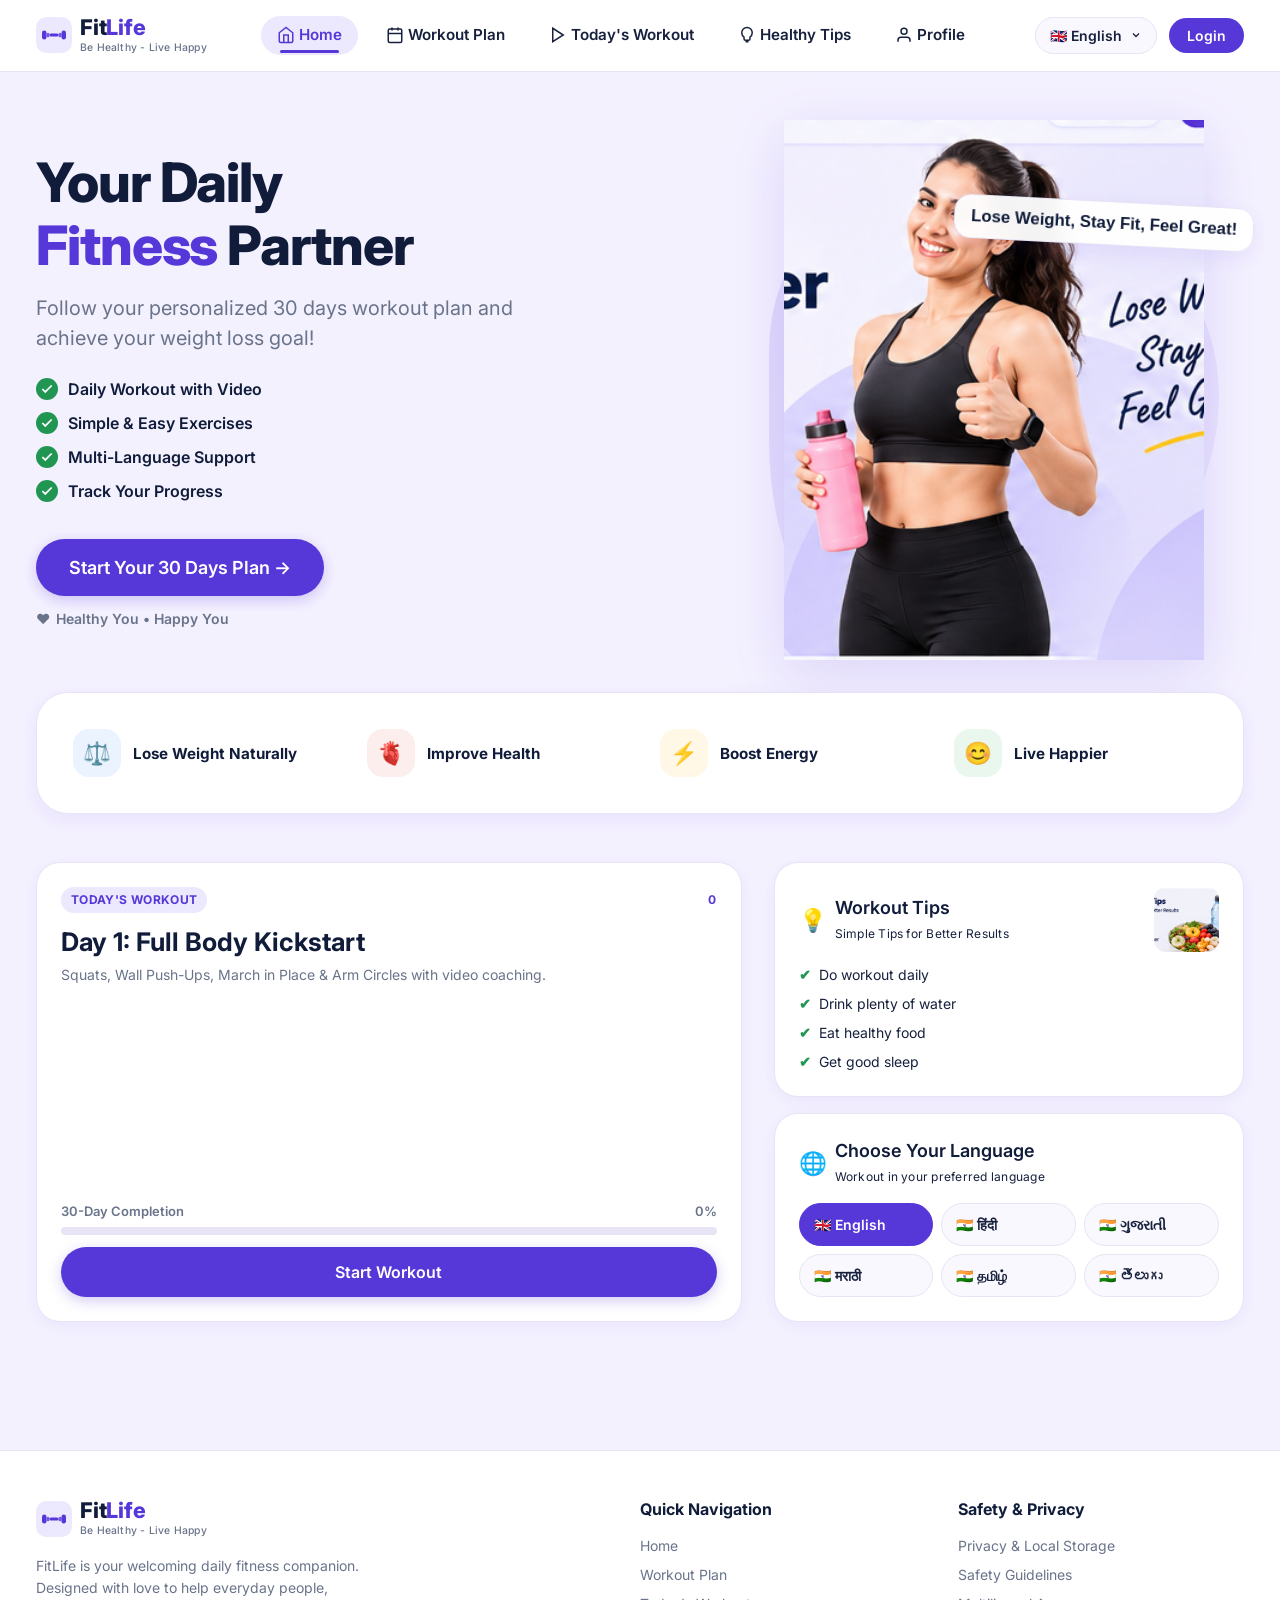
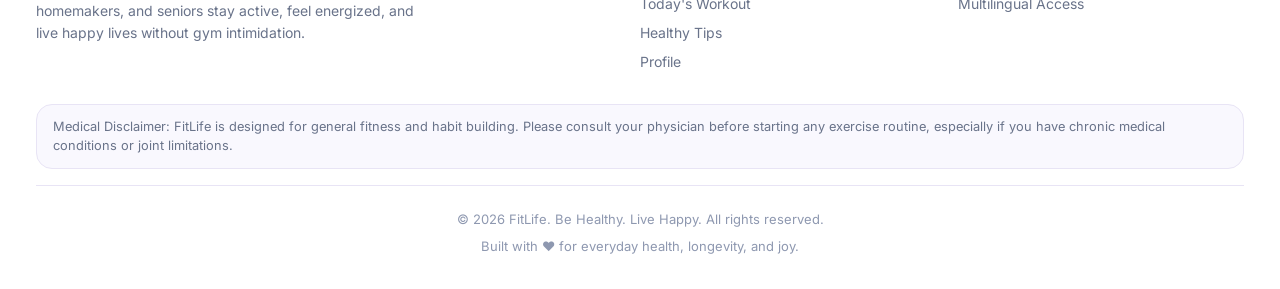
<file: index.html>
<!DOCTYPE html>
<html lang="en">
<head>
  <meta charset="UTF-8">
  <meta name="viewport" content="width=device-width, initial-scale=1.0, maximum-scale=5.0">
  <meta name="theme-color" content="#5637D8">
  <meta name="description" content="FitLife - Your Personal Daily Fitness Coach. Follow your personalized 30 days workout plan, exercise demonstration videos, and audio instructions in English, Hindi, and Gujarati.">
  <meta name="keywords" content="daily workout, fitness coach, 30 days workout, home exercises, fitness for beginners, Hindi fitness app, Gujarati fitness, bodyweight workout">
  
  <title>FitLife — Your Personal Daily Fitness Coach | Be Healthy. Live Happy.</title>

  <!-- Preconnect to Google Fonts -->
  <link rel="preconnect" href="https://fonts.googleapis.com">
  <link rel="preconnect" href="https://fonts.gstatic.com" crossorigin>

  <!-- Application Modular Stylesheets -->
  <link rel="stylesheet" href="css/variables.css">
  <link rel="stylesheet" href="css/reset.css">
  <link rel="stylesheet" href="css/typography.css">
  <link rel="stylesheet" href="css/layout.css">
  <link rel="stylesheet" href="css/components.css">
  <link rel="stylesheet" href="css/home.css">
  <link rel="stylesheet" href="css/workout.css">
  <link rel="stylesheet" href="css/calendar.css">
  <link rel="stylesheet" href="css/profile.css">
  <link rel="stylesheet" href="css/responsive.css">

  <!-- Favicon -->
  <link rel="icon" type="image/svg+xml" href="data:image/svg+xml,<svg xmlns='http://www.w3.org/2000/svg' viewBox='0 0 48 48'><rect width='48' height='48' rx='12' fill='%235637D8'/><path d='M10 20h6v8h-6zM32 20h6v8h-6zM16 22h16v4H16z' fill='white'/></svg>">
</head>
<body>

  <!-- Site Header (Desktop & Mobile Bar) -->
  <header id="site-header" class="site-header"></header>

  <!-- Main View Router Container -->
  <main class="main-content">

    <!-- ======================================================================
         VIEW 1: HOME PAGE
         ====================================================================== -->
    <section id="home-view" class="view-panel">
      <!-- Hero Section -->
      <div class="hero-section">
        <div class="site-container hero-grid">
          
          <!-- Hero Text Content -->
          <div class="hero-content">
            <h1 class="hero-headline">
              <span data-i18n="heroTitlePart1">Your Daily</span><br>
              <span class="highlight-word" data-i18n="heroTitleHighlight">Fitness</span> 
              <span data-i18n="heroTitlePart2">Partner</span>
            </h1>

            <p class="hero-subtitle" data-i18n="heroSubtitle">
              Follow your personalized 30 days workout plan and achieve your weight loss goal!
            </p>

            <div class="hero-checklist">
              <div class="hero-check-item">
                <span class="hero-check-icon"><svg viewBox="0 0 24 24" fill="none" stroke="currentColor"><polyline points="20 6 9 17 4 12"/></svg></span>
                <span data-i18n="checkDailyVideo">Daily Workout with Video</span>
              </div>
              <div class="hero-check-item">
                <span class="hero-check-icon"><svg viewBox="0 0 24 24" fill="none" stroke="currentColor"><polyline points="20 6 9 17 4 12"/></svg></span>
                <span data-i18n="checkEasyExercises">Simple & Easy Exercises</span>
              </div>
              <div class="hero-check-item">
                <span class="hero-check-icon"><svg viewBox="0 0 24 24" fill="none" stroke="currentColor"><polyline points="20 6 9 17 4 12"/></svg></span>
                <span data-i18n="checkMultiLanguage">Multi-Language Support</span>
              </div>
              <div class="hero-check-item">
                <span class="hero-check-icon"><svg viewBox="0 0 24 24" fill="none" stroke="currentColor"><polyline points="20 6 9 17 4 12"/></svg></span>
                <span data-i18n="checkTrackProgress">Track Your Progress</span>
              </div>
            </div>

            <div class="hero-cta-group">
              <button id="btn-hero-start" class="btn btn-primary btn-lg" data-action="start-30-days">
                <span data-i18n="start30Days">Start Your 30 Days Plan →</span>
              </button>
              <div class="hero-trust-tag">
                <span>❤️</span>
                <span data-i18n="healthyYouHappyYou">Healthy You • Happy You</span>
              </div>
            </div>
          </div>

          <!-- Hero Visual: Trainer Image with Lavender Backdrop -->
          <div class="hero-visual">
            <div class="hero-backdrop-shape"></div>
            <div class="hero-image-wrapper">
              <img src="assets/images/hero/trainer-hero.png" alt="FitLife Personal Daily Fitness Coach" class="hero-trainer-img" width="350" height="450">
            </div>
            <div class="hero-handwritten-note">
              <span data-i18n="handwrittenBadge">Lose Weight, Stay Fit, Feel Great!</span>
            </div>
          </div>

        </div>
      </div>

      <!-- 4 Benefit Pill Cards (Matches Reference Image) -->
      <div class="site-container benefits-section">
        <div class="benefits-grid">
          <div class="benefit-card">
            <div class="benefit-icon-box benefit-icon-blue">⚖️</div>
            <div class="benefit-title" data-i18n="benefitLoseWeight">Lose Weight Naturally</div>
          </div>
          <div class="benefit-card">
            <div class="benefit-icon-box benefit-icon-red">🫀</div>
            <div class="benefit-title" data-i18n="benefitImproveHealth">Improve Health</div>
          </div>
          <div class="benefit-card">
            <div class="benefit-icon-box benefit-icon-yellow">⚡</div>
            <div class="benefit-title" data-i18n="benefitBoostEnergy">Boost Energy</div>
          </div>
          <div class="benefit-card">
            <div class="benefit-icon-box benefit-icon-green">😊</div>
            <div class="benefit-title" data-i18n="benefitLiveHappier">Live Happier</div>
          </div>
        </div>
      </div>

      <!-- Home Dashboard Preview Section -->
      <div class="site-container">
        <div class="home-dashboard-grid">
          
          <!-- Left: Today's Workout Quick Launcher -->
          <div class="card card-hover" id="home-today-preview" style="cursor: pointer; display: flex; flex-direction: column; justify-content: space-between;">
            <div>
              <div style="display:flex; justify-content:space-between; align-items:center; margin-bottom:12px;">
                <span class="badge badge-purple" data-i18n="todaysWorkout">Today's Workout</span>
                <span class="text-caption" style="font-weight:700; color:var(--color-primary);" data-metric="streak">🔥 Active Streak</span>
              </div>
              <h2 class="text-title-2" style="margin-bottom:6px;">Day 1: Full Body Kickstart</h2>
              <p class="text-body-sm">Squats, Wall Push-Ups, March in Place & Arm Circles with video coaching.</p>
            </div>

            <div style="margin-top: 20px;">
              <div class="progress-wrapper" style="margin-bottom: 12px;">
                <div class="progress-meta">
                  <span>30-Day Completion</span>
                  <span data-metric="percentage">3%</span>
                </div>
                <div class="progress-track">
                  <div class="progress-fill" data-metric-bar="progress" style="width: 3%;"></div>
                </div>
              </div>
              <button class="btn btn-primary" style="width: 100%;">
                <span data-i18n="startWorkout">Start Workout (Day 1)</span>
              </button>
            </div>
          </div>

          <!-- Right: Tips & Language Card Column -->
          <div style="display: flex; flex-direction: column; gap: var(--space-md);">
            <!-- Workout Tips Card -->
            <div class="card">
              <div style="display: flex; align-items: center; justify-content: space-between; margin-bottom: 12px;">
                <div style="display: flex; align-items: center; gap: 8px;">
                  <span style="font-size: 1.4rem;">💡</span>
                  <div>
                    <h3 class="text-title-3" data-i18n="tipsWidgetTitle">Workout Tips</h3>
                    <span class="text-caption" data-i18n="tipsWidgetSubtitle">Simple Tips for Better Results</span>
                  </div>
                </div>
                <img src="assets/images/tips/healthy-food.png" alt="Healthy habits" style="width: 65px; height: 65px; border-radius: 12px; object-fit: cover;">
              </div>

              <div style="display: flex; flex-direction: column; gap: 8px; font-size: 0.875rem;">
                <div style="display:flex; align-items:center; gap:8px;">
                  <span style="color:var(--color-success); font-weight:bold;">✔</span>
                  <span data-i18n="tipDoDaily">Do workout daily</span>
                </div>
                <div style="display:flex; align-items:center; gap:8px;">
                  <span style="color:var(--color-success); font-weight:bold;">✔</span>
                  <span data-i18n="tipDrinkWater">Drink plenty of water</span>
                </div>
                <div style="display:flex; align-items:center; gap:8px;">
                  <span style="color:var(--color-success); font-weight:bold;">✔</span>
                  <span data-i18n="tipEatHealthy">Eat healthy food</span>
                </div>
                <div style="display:flex; align-items:center; gap:8px;">
                  <span style="color:var(--color-success); font-weight:bold;">✔</span>
                  <span data-i18n="tipGoodSleep">Get good sleep</span>
                </div>
              </div>
            </div>

            <!-- Choose Your Language Card (Matches Reference Image) -->
            <div class="language-selector-card">
              <div style="display: flex; align-items: center; gap: 8px;">
                <span style="font-size: 1.4rem;">🌐</span>
                <div>
                  <h3 class="text-title-3" data-i18n="chooseLanguageTitle">Choose Your Language</h3>
                  <span class="text-caption" data-i18n="chooseLanguageSubtitle">Workout in your preferred language</span>
                </div>
              </div>

              <div class="language-pills-grid">
                <button class="lang-pill-btn active" data-lang="en">🇬🇧 English</button>
                <button class="lang-pill-btn" data-lang="hi">🇮🇳 हिंदी</button>
                <button class="lang-pill-btn" data-lang="gu">🇮🇳 ગુજરાતી</button>
                <button class="lang-pill-btn" data-lang="mr">🇮🇳 मराठी</button>
                <button class="lang-pill-btn" data-lang="ta">🇮🇳 தமிழ்</button>
                <button class="lang-pill-btn" data-lang="te">🇮🇳 తెలుగు</button>
              </div>
            </div>
          </div>

        </div>
      </div>
    </section>

    <!-- ======================================================================
         VIEW 2: 30-DAY WORKOUT PLAN (CALENDAR VIEW)
         ====================================================================== -->
    <section id="plan-view" class="view-panel" style="display: none;">
      <div class="site-container">
        <!-- Calendar Header Banner with Target Bullseye Graphic -->
        <div class="calendar-header-card">
          <div class="calendar-header-content">
            <h1 class="calendar-header-title">
              <svg width="32" height="32" viewBox="0 0 24 24" fill="none" stroke="currentColor" stroke-width="2.2">
                <rect x="3" y="4" width="18" height="18" rx="2" ry="2"></rect>
                <line x1="16" y1="2" x2="16" y2="6"></line>
                <line x1="8" y1="2" x2="8" y2="6"></line>
                <line x1="3" y1="10" x2="21" y2="10"></line>
              </svg>
              <span data-i18n="planTitle">30 Days Workout Plan</span>
            </h1>
            <p class="text-body" data-i18n="planSubtitle">
              Follow this plan for 30 days and see the amazing results!
            </p>
          </div>

          <img src="assets/images/branding/target-bullseye.png" alt="30 Day Target Goal" class="calendar-bullseye-img" width="90" height="85">
        </div>

        <!-- 30-Day Cards Grid -->
        <div id="calendar-grid-root" class="calendar-grid"></div>
      </div>
    </section>

    <!-- ======================================================================
         VIEW 3: TODAY'S WORKOUT VIEW
         ====================================================================== -->
    <section id="workout-view" class="view-panel" style="display: none;">
      <div class="site-container" id="daily-workout-root"></div>
    </section>

    <!-- ======================================================================
         VIEW 4: HEALTHY HABITS & TIPS VIEW
         ====================================================================== -->
    <section id="tips-view" class="view-panel" style="display: none;">
      <div class="site-container">
        <div class="calendar-header-card" style="margin-bottom: var(--space-xl);">
          <div class="calendar-header-content">
            <h1 class="calendar-header-title">
              <span>🥗</span>
              <span data-i18n="navHealthyTips">Healthy Tips</span>
            </h1>
            <p class="text-body" data-i18n="tipsWidgetSubtitle">
              Simple Tips for Better Results & Lifelong Vitality
            </p>
          </div>
        </div>

        <div id="tips-grid-root" style="display: grid; grid-template-columns: repeat(auto-fit, minmax(280px, 1fr)); gap: var(--space-lg); margin-bottom: var(--space-3xl);"></div>
      </div>
    </section>

    <!-- ======================================================================
         VIEW 5: USER PROFILE & SETTINGS VIEW
         ====================================================================== -->
    <section id="profile-view" class="view-panel" style="display: none;">
      <div class="site-container" id="profile-view-root"></div>
    </section>

  </main>

  <!-- Site Footer -->
  <footer id="site-footer" class="site-footer"></footer>

  <!-- Fixed Mobile Bottom Navigation Bar -->
  <nav id="bottom-nav" class="bottom-nav"></nav>

  <!-- Modals & Overlays will be injected dynamically -->

  <!-- Application Entry Point -->
  <script type="module" src="js/app.js"></script>
</body>
</html>
</file>
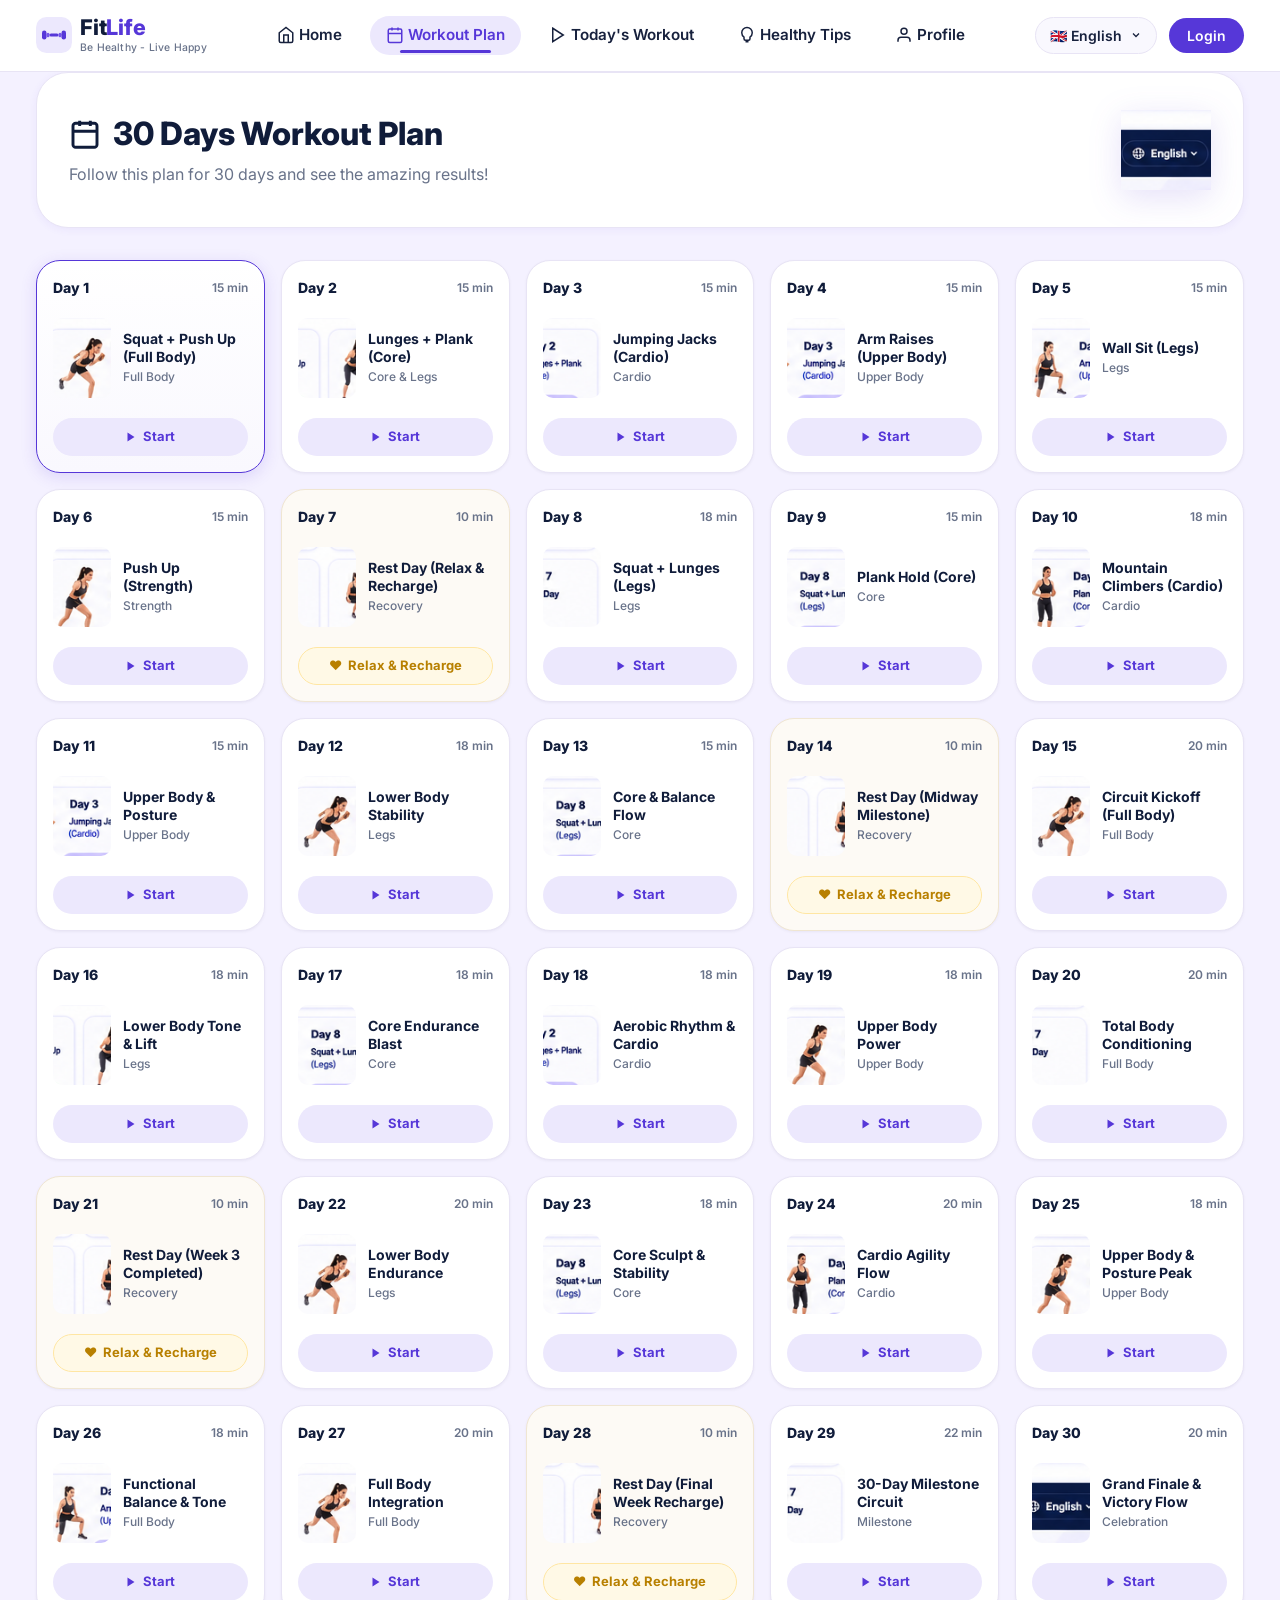
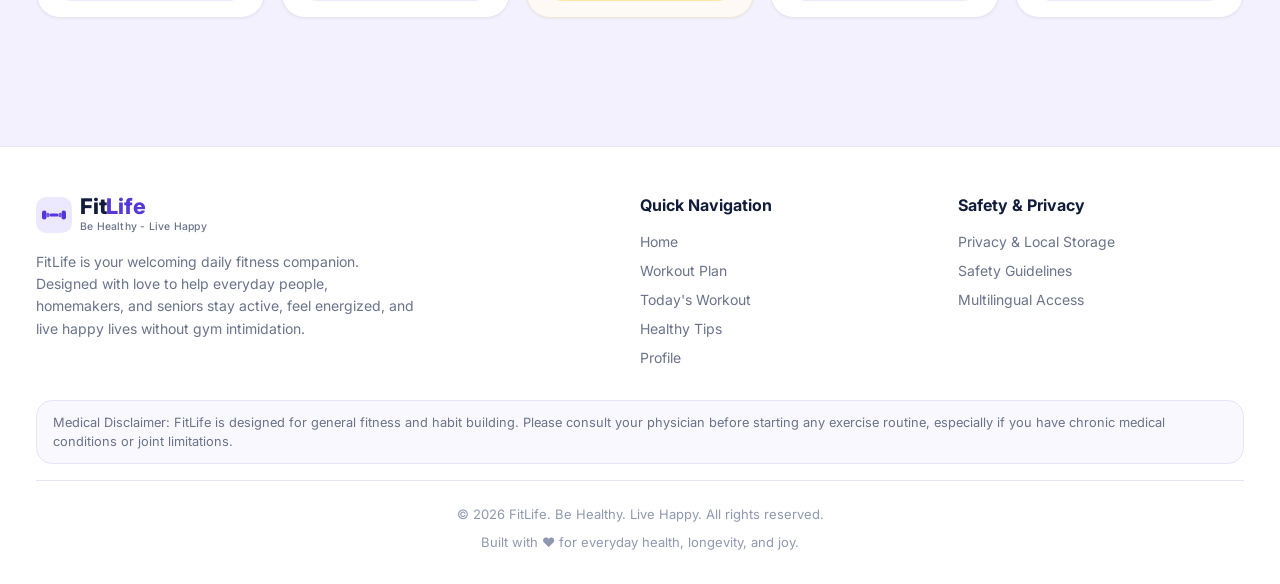
<file: pages/plan.html>
<!DOCTYPE html>
<html lang="en">
<head>
  <meta charset="UTF-8">
  <meta http-equiv="refresh" content="0; url=../index.html#plan">
  <title>FitLife — 30 Days Workout Plan</title>
  <script>window.location.replace('../index.html#plan');</script>
</head>
<body>
  <p>Redirecting to <a href="../index.html#plan">30 Days Workout Plan</a>...</p>
</body>
</html>
</file>
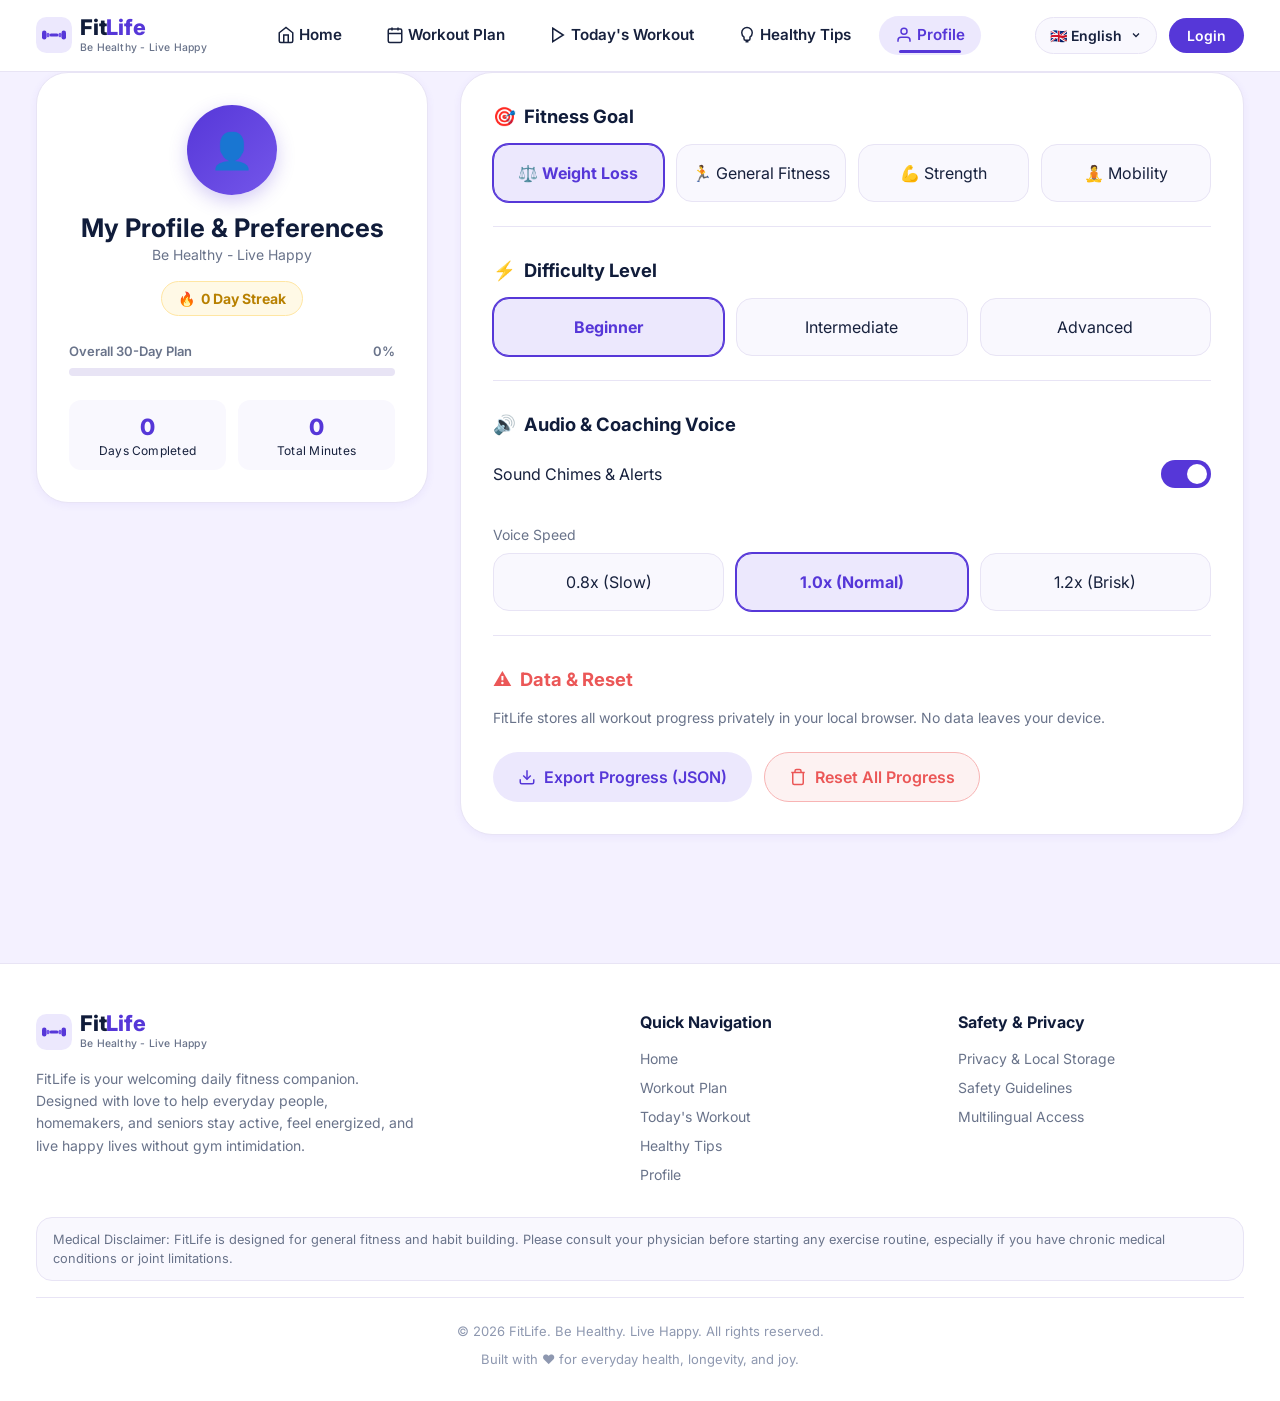
<file: pages/profile.html>
<!DOCTYPE html>
<html lang="en">
<head>
  <meta charset="UTF-8">
  <meta http-equiv="refresh" content="0; url=../index.html#profile">
  <title>FitLife — Profile & Settings</title>
  <script>window.location.replace('../index.html#profile');</script>
</head>
<body>
  <p>Redirecting to <a href="../index.html#profile">Profile & Settings</a>...</p>
</body>
</html>
</file>
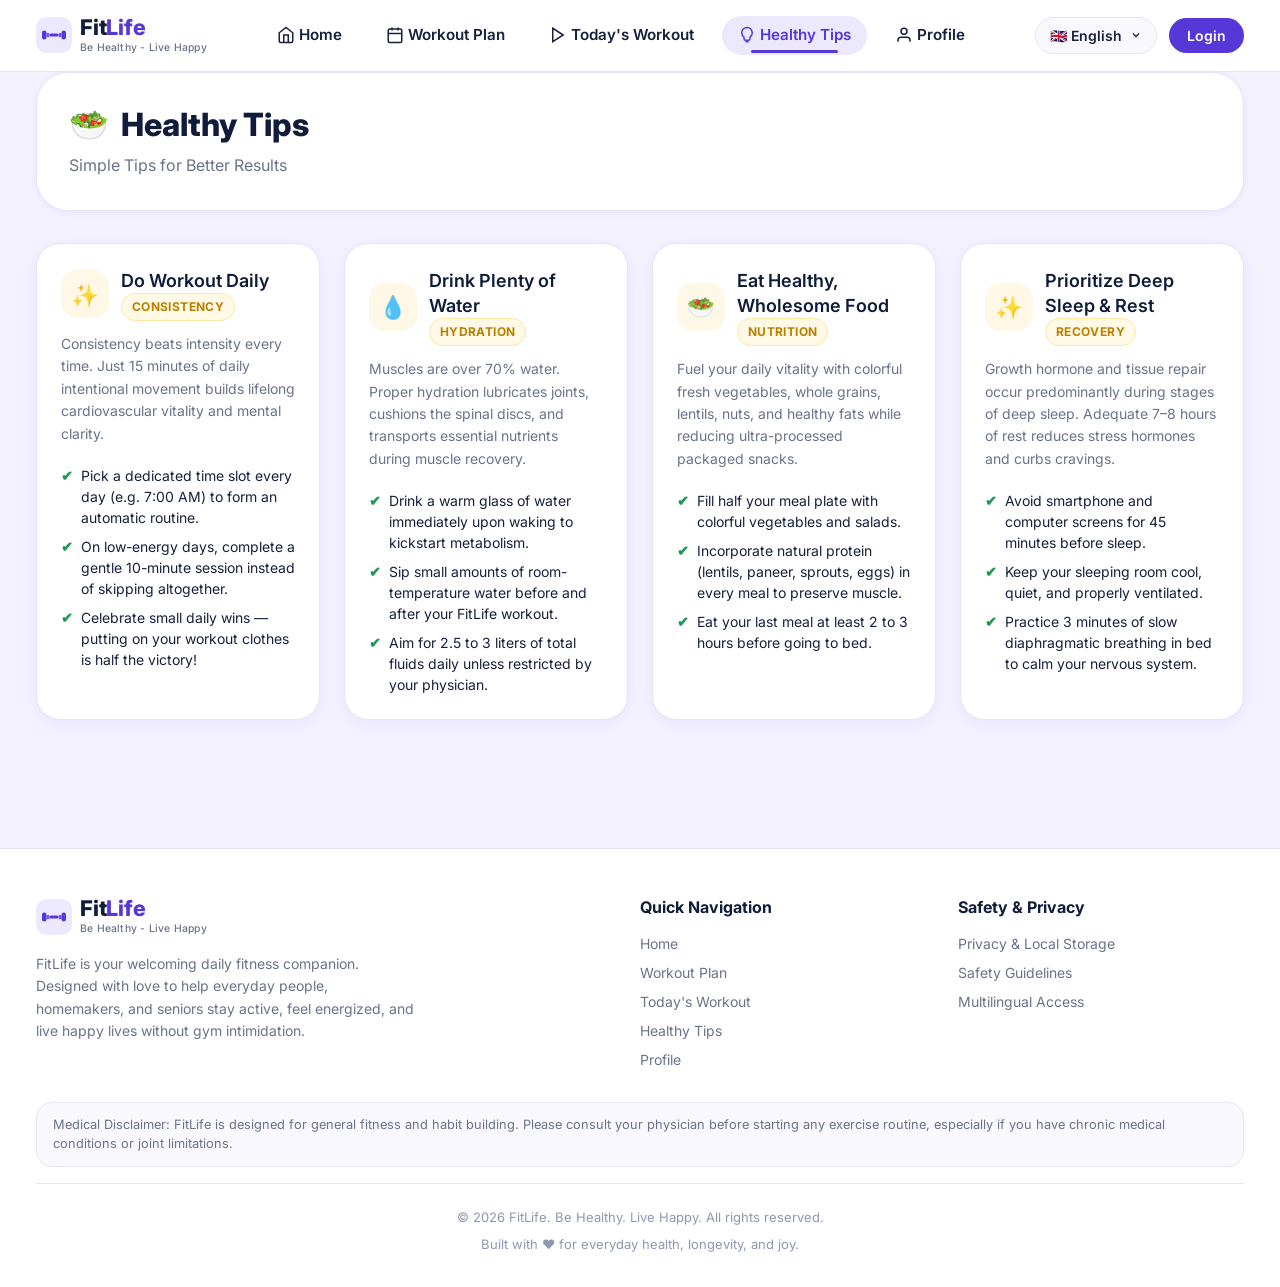
<file: pages/tips.html>
<!DOCTYPE html>
<html lang="en">
<head>
  <meta charset="UTF-8">
  <meta http-equiv="refresh" content="0; url=../index.html#tips">
  <title>FitLife — Healthy Tips</title>
  <script>window.location.replace('../index.html#tips');</script>
</head>
<body>
  <p>Redirecting to <a href="../index.html#tips">Healthy Tips</a>...</p>
</body>
</html>
</file>
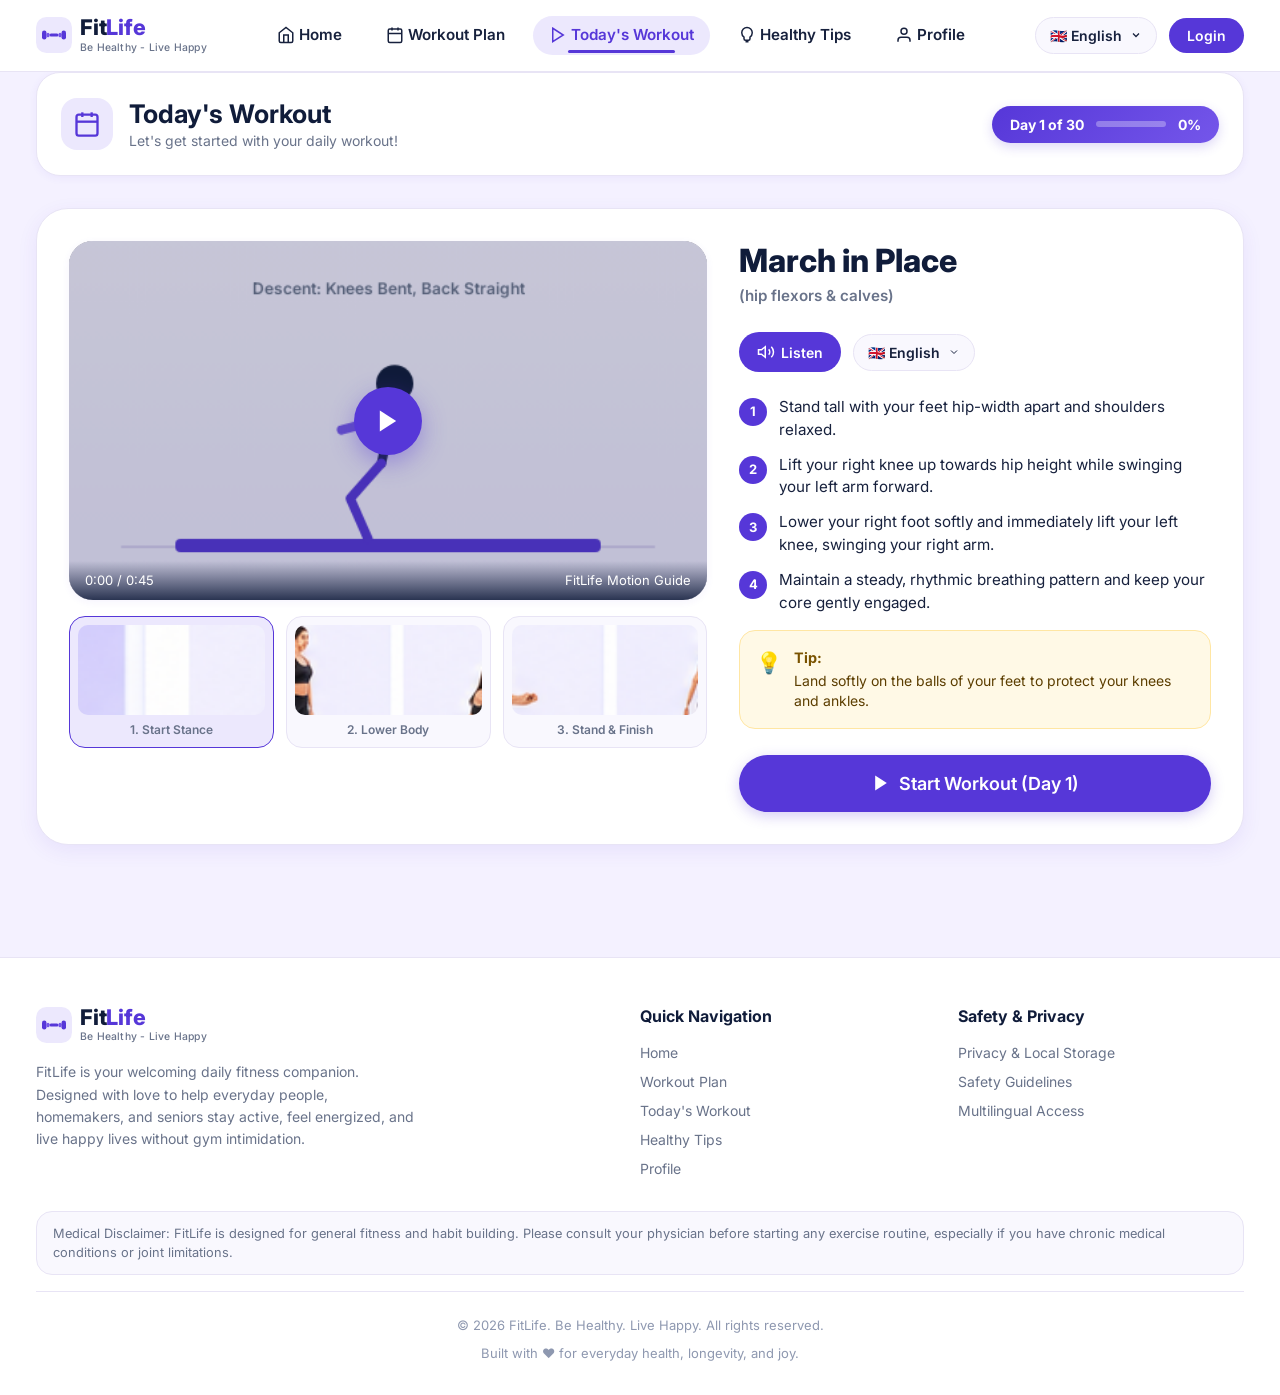
<file: pages/workout.html>
<!DOCTYPE html>
<html lang="en">
<head>
  <meta charset="UTF-8">
  <meta http-equiv="refresh" content="0; url=../index.html#workout">
  <title>FitLife — Today's Workout</title>
  <script>window.location.replace('../index.html#workout');</script>
</head>
<body>
  <p>Redirecting to <a href="../index.html#workout">Today's Workout</a>...</p>
</body>
</html>
</file>
<file: css/variables.css>
/* ==========================================================================
   FITLIFE DESIGN SYSTEM TOKENS
   Primary Design Authority: Reference Image
   ========================================================================== */

:root {
  /* Brand Primary & Accents */
  --color-primary: #5637D8;
  --color-primary-hover: #4528c7;
  --color-primary-active: #391fb1;
  --color-primary-light: #ECE8FD;
  --color-primary-subtle: #F4F1FF;
  --color-secondary-purple: #7456EA;
  --color-secondary-purple-hover: #6343dc;

  /* Typography & Dark Neutrals */
  --color-navy-dark: #101C3A;
  --color-text-primary: #17213D;
  --color-text-secondary: #69738A;
  --color-text-muted: #8E98B0;
  --color-text-light: #FFFFFF;

  /* Backgrounds & Surfaces */
  --color-bg-main: #FFFFFF;
  --color-bg-lavender: #F4F1FF;
  --color-bg-card: #FFFFFF;
  --color-bg-subtle: #F9F8FE;
  --color-bg-alt: #F1EDFC;

  /* Borders & Dividers */
  --color-border: #E8E4F5;
  --color-border-hover: #D5CEF0;
  --color-border-active: #5637D8;

  /* Semantic Feedback & Badges */
  --color-success: #219653;
  --color-success-hover: #1b8046;
  --color-success-bg: #EAF7EE;
  --color-success-border: #BCE8C7;

  --color-warning: #FFC857;
  --color-warning-dark: #B88000;
  --color-warning-bg: #FFF9E6;
  --color-warning-border: #FFE6A3;

  --color-danger: #EB5757;
  --color-danger-bg: #FDF2F2;
  --color-danger-border: #F8B4B4;

  --color-info: #2F80ED;
  --color-info-bg: #EEF5FD;

  /* Spacing Scale (8pt grid system) */
  --space-2xs: 4px;
  --space-xs: 8px;
  --space-sm: 12px;
  --space-md: 16px;
  --space-lg: 24px;
  --space-xl: 32px;
  --space-2xl: 48px;
  --space-3xl: 64px;

  /* Border Radii */
  --radius-xs: 6px;
  --radius-sm: 10px;
  --radius-md: 16px;
  --radius-lg: 24px;
  --radius-xl: 32px;
  --radius-pill: 9999px;
  --radius-circle: 50%;

  /* Elevation Shadows */
  --shadow-xs: 0 1px 3px rgba(16, 28, 58, 0.05);
  --shadow-sm: 0 2px 8px rgba(86, 55, 216, 0.06);
  --shadow-md: 0 6px 20px rgba(86, 55, 216, 0.08);
  --shadow-lg: 0 12px 32px rgba(16, 28, 58, 0.12);
  --shadow-card: 0 4px 18px rgba(86, 55, 216, 0.06);
  --shadow-float: 0 10px 30px rgba(86, 55, 216, 0.18);

  /* Timing & Transitions */
  --transition-fast: 0.15s cubic-bezier(0.4, 0, 0.2, 1);
  --transition-normal: 0.25s cubic-bezier(0.4, 0, 0.2, 1);
  --transition-slow: 0.4s cubic-bezier(0.4, 0, 0.2, 1);

  /* Layout Constrains */
  --max-width-content: 1240px;
  --header-height: 72px;
  --bottom-nav-height: 68px;
  --z-header: 100;
  --z-bottom-nav: 90;
  --z-modal: 1000;
  --z-toast: 1100;
}
</file>
<file: css/typography.css>
/* ==========================================================================
   TYPOGRAPHY & REGIONAL SCRIPTS
   ========================================================================== */

/* Google Fonts Import for Inter, Noto Sans Devanagari, Noto Sans Gujarati */
@import url('https://fonts.googleapis.com/css2?family=Inter:wght@400;500;600;700;800&family=Noto+Sans+Devanagari:wght@400;500;600;700&family=Noto+Sans+Gujarati:wght@400;500;600;700&display=swap');

body {
  font-family: 'Inter', -apple-system, BlinkMacSystemFont, "Segoe UI", Roboto, sans-serif;
  font-size: 1rem;
  color: var(--color-text-primary);
}

/* Regional font overrides */
body.lang-hi, [lang="hi"] {
  font-family: 'Noto Sans Devanagari', 'Inter', -apple-system, sans-serif;
  line-height: 1.65;
}

body.lang-gu, [lang="gu"] {
  font-family: 'Noto Sans Gujarati', 'Inter', -apple-system, sans-serif;
  line-height: 1.65;
}

/* Headings scale */
h1, h2, h3, h4, h5, h6 {
  color: var(--color-navy-dark);
  font-weight: 700;
  line-height: 1.25;
}

.text-display-1 {
  font-size: clamp(2.2rem, 5vw + 0.8rem, 3.5rem);
  font-weight: 800;
  line-height: 1.15;
  letter-spacing: -0.02em;
}

.text-title-1 {
  font-size: clamp(1.6rem, 3vw + 0.5rem, 2.25rem);
  font-weight: 700;
  line-height: 1.25;
}

.text-title-2 {
  font-size: clamp(1.25rem, 2vw + 0.3rem, 1.6rem);
  font-weight: 700;
  line-height: 1.3;
}

.text-title-3 {
  font-size: 1.125rem;
  font-weight: 600;
  line-height: 1.4;
}

.text-body-lg {
  font-size: 1.125rem;
  line-height: 1.6;
}

.text-body {
  font-size: 1rem;
  line-height: 1.55;
  color: var(--color-text-secondary);
}

.text-body-sm {
  font-size: 0.875rem;
  line-height: 1.5;
  color: var(--color-text-secondary);
}

.text-caption {
  font-size: 0.75rem;
  line-height: 1.4;
  letter-spacing: 0.02em;
}

.text-purple {
  color: var(--color-primary);
}

.text-navy {
  color: var(--color-navy-dark);
}

.text-muted {
  color: var(--color-text-muted);
}

.text-success {
  color: var(--color-success);
}
</file>
<file: css/layout.css>
/* ==========================================================================
   LAYOUT, CONTAINERS, HEADER, FOOTER & BOTTOM NAV
   ========================================================================== */

.site-container {
  width: 100%;
  max-width: var(--max-width-content);
  margin-left: auto;
  margin-right: auto;
  padding-left: var(--space-md);
  padding-right: var(--space-md);
}

.main-content {
  flex: 1 0 auto;
  padding-bottom: calc(var(--bottom-nav-height) + var(--space-xl));
}

@media (min-width: 992px) {
  .main-content {
    padding-bottom: var(--space-3xl);
  }
}

/* ==========================================================================
   SITE HEADER (DESKTOP & MOBILE BAR)
   ========================================================================== */

.site-header {
  position: sticky;
  top: 0;
  width: 100%;
  height: var(--header-height);
  background-color: var(--color-bg-main);
  border-bottom: 1px solid var(--color-border);
  z-index: var(--z-header);
  display: flex;
  align-items: center;
  transition: box-shadow var(--transition-fast);
}

.site-header.scrolled {
  box-shadow: var(--shadow-sm);
}

.header-inner {
  display: flex;
  align-items: center;
  justify-content: space-between;
  width: 100%;
}

/* Brand Logo */
.brand-logo {
  display: inline-flex;
  align-items: center;
  gap: var(--space-xs);
  text-decoration: none;
}

.brand-icon {
  width: 36px;
  height: 36px;
  flex-shrink: 0;
}

.brand-meta {
  display: flex;
  flex-direction: column;
}

.brand-name {
  font-size: 1.35rem;
  font-weight: 800;
  color: var(--color-navy-dark);
  line-height: 1.1;
  letter-spacing: -0.01em;
}

.brand-name span {
  color: var(--color-primary);
}

.brand-tagline {
  font-size: 0.65rem;
  font-weight: 500;
  color: var(--color-text-secondary);
  letter-spacing: 0.02em;
}

/* Desktop Navigation */
.desktop-nav {
  display: none;
}

@media (min-width: 860px) {
  .desktop-nav {
    display: flex;
    align-items: center;
    gap: var(--space-sm);
  }
}

.nav-link {
  display: inline-flex;
  align-items: center;
  gap: var(--space-2xs);
  padding: 8px 16px;
  font-size: 0.95rem;
  font-weight: 600;
  color: var(--color-text-primary);
  border-radius: var(--radius-pill);
  transition: background-color var(--transition-fast), color var(--transition-fast);
  position: relative;
}

.nav-link:hover {
  background-color: var(--color-primary-light);
  color: var(--color-primary);
}

.nav-link.active {
  color: var(--color-primary);
  background-color: var(--color-primary-light);
}

.nav-link.active::after {
  content: '';
  position: absolute;
  bottom: 2px;
  left: 20%;
  right: 20%;
  height: 2.5px;
  background-color: var(--color-primary);
  border-radius: var(--radius-pill);
}

/* Header Actions (Language dropdown, profile avatar) */
.header-actions {
  display: flex;
  align-items: center;
  gap: var(--space-sm);
}

/* Language Dropdown Selector */
.lang-dropdown-wrapper {
  position: relative;
}

.lang-dropdown-btn {
  display: inline-flex;
  align-items: center;
  gap: var(--space-xs);
  padding: 7px 14px;
  background-color: var(--color-bg-subtle);
  border: 1px solid var(--color-border);
  border-radius: var(--radius-pill);
  font-size: 0.875rem;
  font-weight: 600;
  color: var(--color-text-primary);
  transition: all var(--transition-fast);
}

.lang-dropdown-btn:hover {
  background-color: var(--color-primary-light);
  border-color: var(--color-primary);
  color: var(--color-primary);
}

.lang-menu {
  position: absolute;
  top: calc(100% + 8px);
  right: 0;
  background-color: var(--color-bg-card);
  border: 1px solid var(--color-border);
  border-radius: var(--radius-md);
  box-shadow: var(--shadow-lg);
  padding: var(--space-xs);
  min-width: 170px;
  display: none;
  flex-direction: column;
  gap: 4px;
  z-index: var(--z-header);
}

.lang-menu.open {
  display: flex;
}

.lang-option {
  display: flex;
  align-items: center;
  gap: var(--space-xs);
  padding: 8px 12px;
  font-size: 0.875rem;
  font-weight: 500;
  color: var(--color-text-primary);
  border-radius: var(--radius-sm);
  transition: background-color var(--transition-fast);
  text-align: left;
  width: 100%;
}

.lang-option:hover, .lang-option.active {
  background-color: var(--color-primary-light);
  color: var(--color-primary);
  font-weight: 600;
}

/* User Profile Avatar / Login Pill */
.btn-header-profile {
  display: inline-flex;
  align-items: center;
  justify-content: center;
  padding: 7px 18px;
  background-color: var(--color-primary);
  color: var(--color-text-light);
  border-radius: var(--radius-pill);
  font-size: 0.875rem;
  font-weight: 600;
  transition: background-color var(--transition-fast), transform var(--transition-fast);
}

.btn-header-profile:hover {
  background-color: var(--color-primary-hover);
  transform: translateY(-1px);
}

/* Mobile Hamburger Menu Toggle */
.btn-mobile-menu {
  display: flex;
  align-items: center;
  justify-content: center;
  width: 44px;
  height: 44px;
  border-radius: var(--radius-sm);
  color: var(--color-navy-dark);
}

@media (min-width: 860px) {
  .btn-mobile-menu {
    display: none;
  }
}

/* ==========================================================================
   MOBILE BOTTOM NAVIGATION (FIXED ON PHONES & TABLETS)
   ========================================================================== */

.bottom-nav {
  position: fixed;
  bottom: 0;
  left: 0;
  right: 0;
  height: var(--bottom-nav-height);
  background-color: var(--color-bg-card);
  border-top: 1px solid var(--color-border);
  box-shadow: 0 -2px 12px rgba(16, 28, 58, 0.05);
  display: flex;
  align-items: center;
  justify-content: space-around;
  z-index: var(--z-bottom-nav);
  padding: 0 var(--space-xs);
}

@media (min-width: 860px) {
  .bottom-nav {
    display: none;
  }
}

.bottom-nav-item {
  display: flex;
  flex-direction: column;
  align-items: center;
  justify-content: center;
  gap: 3px;
  color: var(--color-text-secondary);
  font-size: 0.75rem;
  font-weight: 600;
  padding: 6px 12px;
  border-radius: var(--radius-sm);
  transition: color var(--transition-fast);
  min-width: 60px;
}

.bottom-nav-item svg {
  width: 22px;
  height: 22px;
  transition: transform var(--transition-fast);
}

.bottom-nav-item.active {
  color: var(--color-primary);
}

.bottom-nav-item.active svg {
  transform: scale(1.1);
  stroke-width: 2.3;
}

/* ==========================================================================
   SITE FOOTER
   ========================================================================== */

.site-footer {
  background-color: var(--color-bg-main);
  border-top: 1px solid var(--color-border);
  padding: var(--space-2xl) 0 var(--space-xl);
  color: var(--color-text-secondary);
}

.footer-top {
  display: grid;
  grid-template-columns: 1fr;
  gap: var(--space-xl);
  margin-bottom: var(--space-xl);
}

@media (min-width: 768px) {
  .footer-top {
    grid-template-columns: 2fr 1fr 1fr;
  }
}

.footer-brand p {
  margin-top: var(--space-sm);
  font-size: 0.875rem;
  line-height: 1.6;
  max-width: 380px;
}

.footer-heading {
  font-size: 1rem;
  font-weight: 700;
  color: var(--color-navy-dark);
  margin-bottom: var(--space-md);
}

.footer-links {
  display: flex;
  flex-direction: column;
  gap: var(--space-xs);
}

.footer-link {
  font-size: 0.875rem;
  color: var(--color-text-secondary);
  transition: color var(--transition-fast);
}

.footer-link:hover {
  color: var(--color-primary);
}

.footer-bottom {
  border-top: 1px solid var(--color-border);
  padding-top: var(--space-lg);
  font-size: 0.8125rem;
  color: var(--color-text-muted);
  display: flex;
  flex-direction: column;
  gap: var(--space-xs);
  align-items: center;
  text-align: center;
}

.disclaimer-box {
  background-color: var(--color-bg-subtle);
  border: 1px solid var(--color-border);
  border-radius: var(--radius-md);
  padding: var(--space-sm) var(--space-md);
  margin-bottom: var(--space-md);
  font-size: 0.8rem;
  line-height: 1.5;
  color: var(--color-text-secondary);
}
</file>
<file: css/components.css>
/* ==========================================================================
   REUSABLE UI COMPONENTS
   Buttons, Pills, Badges, Modals, Progress Meters, Toasts
   ========================================================================== */

/* ==========================================================================
   BUTTONS
   ========================================================================== */

.btn {
  display: inline-flex;
  align-items: center;
  justify-content: center;
  gap: var(--space-xs);
  padding: 12px 24px;
  font-size: 1rem;
  font-weight: 600;
  border-radius: var(--radius-pill);
  transition: all var(--transition-fast);
  text-decoration: none;
  border: 1.5px solid transparent;
  min-height: 48px; /* Touch target accessibility */
}

.btn:active {
  transform: scale(0.98);
}

.btn-primary {
  background-color: var(--color-primary);
  color: var(--color-text-light);
  box-shadow: 0 4px 14px rgba(86, 55, 216, 0.25);
}

.btn-primary:hover {
  background-color: var(--color-primary-hover);
  box-shadow: 0 6px 18px rgba(86, 55, 216, 0.35);
  transform: translateY(-1px);
}

.btn-secondary {
  background-color: var(--color-primary-light);
  color: var(--color-primary);
  border-color: transparent;
}

.btn-secondary:hover {
  background-color: #ded7fb;
  color: var(--color-primary-hover);
}

.btn-outline {
  background-color: transparent;
  border-color: var(--color-primary);
  color: var(--color-primary);
}

.btn-outline:hover {
  background-color: var(--color-primary-light);
}

.btn-success {
  background-color: var(--color-success);
  color: var(--color-text-light);
}

.btn-success:hover {
  background-color: var(--color-success-hover);
}

.btn-listen {
  display: inline-flex;
  align-items: center;
  gap: 6px;
  padding: 8px 18px;
  background-color: var(--color-primary);
  color: var(--color-text-light);
  border-radius: var(--radius-pill);
  font-size: 0.875rem;
  font-weight: 600;
  transition: all var(--transition-fast);
  min-height: 40px;
}

.btn-listen:hover {
  background-color: var(--color-primary-hover);
}

.btn-listen.speaking {
  background-color: var(--color-danger);
  animation: pulse-border 1.5s infinite;
}

@keyframes pulse-border {
  0% { box-shadow: 0 0 0 0 rgba(235, 87, 87, 0.4); }
  70% { box-shadow: 0 0 0 10px rgba(235, 87, 87, 0); }
  100% { box-shadow: 0 0 0 0 rgba(235, 87, 87, 0); }
}

.btn-sm {
  padding: 6px 14px;
  font-size: 0.8125rem;
  min-height: 36px;
}

.btn-lg {
  padding: 14px 32px;
  font-size: 1.125rem;
  min-height: 54px;
}

/* ==========================================================================
   CARDS & CONTAINERS
   ========================================================================== */

.card {
  background-color: var(--color-bg-card);
  border: 1px solid var(--color-border);
  border-radius: var(--radius-lg);
  padding: var(--space-lg);
  box-shadow: var(--shadow-card);
  transition: transform var(--transition-fast), box-shadow var(--transition-fast);
}

.card-hover:hover {
  transform: translateY(-3px);
  box-shadow: var(--shadow-md);
  border-color: var(--color-border-hover);
}

/* ==========================================================================
   BADGES & STATUS CHIPS
   ========================================================================== */

.badge {
  display: inline-flex;
  align-items: center;
  gap: 4px;
  padding: 4px 10px;
  font-size: 0.75rem;
  font-weight: 700;
  border-radius: var(--radius-pill);
  text-transform: uppercase;
  letter-spacing: 0.03em;
}

.badge-success {
  background-color: var(--color-success-bg);
  color: var(--color-success);
  border: 1px solid var(--color-success-border);
}

.badge-purple {
  background-color: var(--color-primary-light);
  color: var(--color-primary);
}

.badge-warning {
  background-color: var(--color-warning-bg);
  color: var(--color-warning-dark);
  border: 1px solid var(--color-warning-border);
}

/* ==========================================================================
   PROGRESS BARS
   ========================================================================== */

.progress-wrapper {
  display: flex;
  flex-direction: column;
  gap: 6px;
  width: 100%;
}

.progress-meta {
  display: flex;
  justify-content: space-between;
  align-items: center;
  font-size: 0.8125rem;
  font-weight: 600;
  color: var(--color-text-secondary);
}

.progress-track {
  width: 100%;
  height: 8px;
  background-color: var(--color-border);
  border-radius: var(--radius-pill);
  overflow: hidden;
  position: relative;
}

.progress-fill {
  height: 100%;
  background: linear-gradient(90deg, var(--color-primary), var(--color-secondary-purple));
  border-radius: var(--radius-pill);
  transition: width 0.5s cubic-bezier(0.4, 0, 0.2, 1);
}

/* ==========================================================================
   MODAL DIALOGS
   ========================================================================== */

.modal-backdrop {
  position: fixed;
  inset: 0;
  background-color: rgba(16, 28, 58, 0.5);
  backdrop-filter: blur(4px);
  z-index: var(--z-modal);
  display: none;
  align-items: center;
  justify-content: center;
  padding: var(--space-md);
  opacity: 0;
  transition: opacity var(--transition-normal);
}

.modal-backdrop.open {
  display: flex;
  opacity: 1;
}

.modal-content {
  background-color: var(--color-bg-card);
  border-radius: var(--radius-xl);
  max-width: 540px;
  width: 100%;
  max-height: 90vh;
  overflow-y: auto;
  padding: var(--space-xl);
  box-shadow: var(--shadow-lg);
  transform: scale(0.95);
  transition: transform var(--transition-normal);
  position: relative;
}

.modal-backdrop.open .modal-content {
  transform: scale(1);
}

.modal-close-btn {
  position: absolute;
  top: var(--space-md);
  right: var(--space-md);
  width: 36px;
  height: 36px;
  border-radius: var(--radius-circle);
  display: flex;
  align-items: center;
  justify-content: center;
  color: var(--color-text-muted);
  background-color: var(--color-bg-subtle);
  transition: all var(--transition-fast);
}

.modal-close-btn:hover {
  background-color: var(--color-primary-light);
  color: var(--color-primary);
}

/* ==========================================================================
   TOAST ALERTS
   ========================================================================== */

.toast-container {
  position: fixed;
  bottom: calc(var(--bottom-nav-height) + 16px);
  right: var(--space-md);
  z-index: var(--z-toast);
  display: flex;
  flex-direction: column;
  gap: var(--space-xs);
  pointer-events: none;
}

@media (min-width: 860px) {
  .toast-container {
    bottom: var(--space-lg);
  }
}

.toast {
  pointer-events: auto;
  background-color: var(--color-navy-dark);
  color: var(--color-text-light);
  padding: 12px 20px;
  border-radius: var(--radius-md);
  box-shadow: var(--shadow-lg);
  font-size: 0.875rem;
  display: flex;
  align-items: center;
  gap: var(--space-xs);
  animation: slide-up 0.3s ease-out;
}

@keyframes slide-up {
  from { transform: translateY(100%); opacity: 0; }
  to { transform: translateY(0); opacity: 1; }
}
</file>
<file: css/home.css>
/* ==========================================================================
   HOME VIEW STYLES
   Hero section, Benefit Cards, Teaser widgets, Language Selector Card
   ========================================================================== */

/* ==========================================================================
   HERO SECTION
   ========================================================================== */

.hero-section {
  position: relative;
  background-color: var(--color-bg-lavender);
  padding: var(--space-xl) 0 var(--space-2xl);
  overflow: hidden;
}

@media (min-width: 992px) {
  .hero-section {
    padding: var(--space-2xl) 0 var(--space-3xl);
  }
}

.hero-grid {
  display: grid;
  grid-template-columns: 1fr;
  gap: var(--space-xl);
  align-items: center;
}

@media (min-width: 992px) {
  .hero-grid {
    grid-template-columns: 1.15fr 0.85fr;
  }
}

.hero-content {
  display: flex;
  flex-direction: column;
  gap: var(--space-md);
  z-index: 2;
}

.hero-headline {
  font-size: clamp(2.2rem, 4.5vw + 0.5rem, 3.4rem);
  font-weight: 800;
  color: var(--color-navy-dark);
  line-height: 1.15;
  letter-spacing: -0.02em;
}

.hero-headline .highlight-word {
  color: var(--color-primary);
  display: inline-block;
}

.hero-subtitle {
  font-size: clamp(1rem, 1.5vw + 0.5rem, 1.25rem);
  color: var(--color-text-secondary);
  line-height: 1.5;
  max-width: 520px;
}

.hero-checklist {
  display: flex;
  flex-direction: column;
  gap: 10px;
  margin-top: var(--space-xs);
  margin-bottom: var(--space-xs);
}

.hero-check-item {
  display: flex;
  align-items: center;
  gap: 10px;
  font-size: 1rem;
  font-weight: 600;
  color: var(--color-navy-dark);
}

.hero-check-icon {
  display: flex;
  align-items: center;
  justify-content: center;
  width: 22px;
  height: 22px;
  background-color: var(--color-success);
  color: #FFFFFF;
  border-radius: var(--radius-circle);
  flex-shrink: 0;
}

.hero-check-icon svg {
  width: 14px;
  height: 14px;
  stroke-width: 3;
}

.hero-cta-group {
  display: flex;
  flex-direction: column;
  align-items: flex-start;
  gap: var(--space-sm);
  margin-top: var(--space-sm);
}

.hero-trust-tag {
  display: inline-flex;
  align-items: center;
  gap: 6px;
  font-size: 0.875rem;
  font-weight: 600;
  color: var(--color-text-secondary);
}

/* Hero Visual & Model */
.hero-visual {
  position: relative;
  display: flex;
  align-items: center;
  justify-content: center;
}

.hero-image-wrapper {
  position: relative;
  width: 100%;
  max-width: 420px;
  z-index: 2;
}

.hero-trainer-img {
  width: 100%;
  height: auto;
  object-fit: contain;
  filter: drop-shadow(0 15px 30px rgba(86, 55, 216, 0.15));
}

.hero-backdrop-shape {
  position: absolute;
  top: 10%;
  left: 5%;
  right: 5%;
  bottom: 0;
  background: linear-gradient(135deg, #ded7fb 0%, #ede8fe 100%);
  border-radius: 40% 60% 70% 30% / 40% 50% 60% 50%;
  z-index: 1;
}

.hero-handwritten-note {
  position: absolute;
  top: 15%;
  right: -10px;
  background: rgba(255, 255, 255, 0.95);
  backdrop-filter: blur(8px);
  padding: 10px 16px;
  border-radius: var(--radius-md);
  box-shadow: var(--shadow-md);
  border: 1px solid var(--color-border);
  z-index: 3;
  transform: rotate(3deg);
  display: flex;
  flex-direction: column;
}

.hero-handwritten-note span {
  font-family: 'Segoe Script', 'Brush Script MT', cursive, sans-serif;
  font-size: 1.05rem;
  font-weight: 700;
  color: var(--color-navy-dark);
  line-height: 1.3;
}

/* ==========================================================================
   BENEFIT PILL CARDS (4 CARDS FROM REFERENCE)
   ========================================================================== */

.benefits-section {
  margin-top: calc(-1 * var(--space-xl));
  position: relative;
  z-index: 5;
  margin-bottom: var(--space-2xl);
}

.benefits-grid {
  display: grid;
  grid-template-columns: repeat(2, 1fr);
  gap: var(--space-sm);
  background-color: var(--color-bg-card);
  padding: var(--space-md);
  border-radius: var(--radius-xl);
  box-shadow: var(--shadow-md);
  border: 1px solid var(--color-border);
}

@media (min-width: 768px) {
  .benefits-grid {
    grid-template-columns: repeat(4, 1fr);
    padding: var(--space-lg);
    gap: var(--space-md);
  }
}

.benefit-card {
  display: flex;
  align-items: center;
  gap: var(--space-sm);
  padding: var(--space-sm);
  border-radius: var(--radius-md);
  transition: all var(--transition-fast);
}

.benefit-card:hover {
  background-color: var(--color-primary-subtle);
}

.benefit-icon-box {
  width: 48px;
  height: 48px;
  border-radius: var(--radius-md);
  display: flex;
  align-items: center;
  justify-content: center;
  flex-shrink: 0;
  font-size: 1.4rem;
}

.benefit-icon-blue { background-color: #EBF3FE; color: #2F80ED; }
.benefit-icon-red  { background-color: #FDEEEE; color: #EB5757; }
.benefit-icon-yellow { background-color: #FFF8E6; color: #F2994A; }
.benefit-icon-green  { background-color: #EAF7EE; color: #219653; }

.benefit-title {
  font-size: 0.95rem;
  font-weight: 700;
  color: var(--color-navy-dark);
  line-height: 1.25;
}

/* ==========================================================================
   HOME DASHBOARD TEASERS (WORKOUT & TIPS)
   ========================================================================== */

.home-dashboard-grid {
  display: grid;
  grid-template-columns: 1fr;
  gap: var(--space-xl);
  margin-bottom: var(--space-3xl);
}

@media (min-width: 992px) {
  .home-dashboard-grid {
    grid-template-columns: 1.2fr 0.8fr;
  }
}

/* Language Selection Card in Home */
.language-selector-card {
  background-color: var(--color-bg-card);
  border: 1px solid var(--color-border);
  border-radius: var(--radius-lg);
  padding: var(--space-lg);
  box-shadow: var(--shadow-card);
  display: flex;
  flex-direction: column;
  gap: var(--space-md);
}

.language-pills-grid {
  display: grid;
  grid-template-columns: repeat(2, 1fr);
  gap: var(--space-xs);
}

@media (min-width: 500px) {
  .language-pills-grid {
    grid-template-columns: repeat(3, 1fr);
  }
}

.lang-pill-btn {
  display: flex;
  align-items: center;
  gap: var(--space-xs);
  padding: 10px 14px;
  border: 1px solid var(--color-border);
  border-radius: var(--radius-pill);
  font-size: 0.875rem;
  font-weight: 600;
  color: var(--color-text-primary);
  background-color: var(--color-bg-subtle);
  transition: all var(--transition-fast);
}

.lang-pill-btn:hover {
  border-color: var(--color-primary);
  background-color: var(--color-primary-light);
  color: var(--color-primary);
}

.lang-pill-btn.active {
  background-color: var(--color-primary);
  color: var(--color-text-light);
  border-color: var(--color-primary);
}
</file>
<file: css/workout.css>
/* ==========================================================================
   TODAY'S WORKOUT & GUIDED WORKOUT PLAYER STYLES
   Video Player Board, Sequential Thumbnails, Numbered Steps, Timer Modal
   ========================================================================== */

/* ==========================================================================
   TODAY'S WORKOUT BANNER
   ========================================================================== */

.workout-header-banner {
  display: flex;
  flex-direction: column;
  gap: var(--space-md);
  background-color: var(--color-bg-card);
  border: 1px solid var(--color-border);
  border-radius: var(--radius-lg);
  padding: var(--space-lg);
  margin-bottom: var(--space-xl);
  box-shadow: var(--shadow-sm);
}

@media (min-width: 768px) {
  .workout-header-banner {
    flex-direction: row;
    align-items: center;
    justify-content: space-between;
  }
}

.banner-title-area {
  display: flex;
  align-items: center;
  gap: var(--space-md);
}

.banner-calendar-icon {
  width: 52px;
  height: 52px;
  background-color: var(--color-primary-light);
  color: var(--color-primary);
  border-radius: var(--radius-md);
  display: flex;
  align-items: center;
  justify-content: center;
  flex-shrink: 0;
}

.banner-calendar-icon svg {
  width: 28px;
  height: 28px;
}

.banner-progress-pill {
  display: inline-flex;
  align-items: center;
  gap: var(--space-sm);
  background: linear-gradient(135deg, var(--color-primary), var(--color-secondary-purple));
  color: #FFFFFF;
  padding: 8px 18px;
  border-radius: var(--radius-pill);
  font-size: 0.875rem;
  font-weight: 700;
  box-shadow: 0 4px 12px rgba(86, 55, 216, 0.2);
}

.banner-mini-bar {
  width: 70px;
  height: 6px;
  background: rgba(255, 255, 255, 0.3);
  border-radius: var(--radius-pill);
  overflow: hidden;
}

.banner-mini-fill {
  height: 100%;
  background: #FFFFFF;
  border-radius: var(--radius-pill);
}

/* ==========================================================================
   MAIN EXERCISE BOARD (MATCHES REFERENCE IMAGE TOP RIGHT)
   ========================================================================== */

.exercise-main-board {
  background-color: var(--color-bg-card);
  border: 1px solid var(--color-border);
  border-radius: var(--radius-xl);
  padding: var(--space-lg);
  box-shadow: var(--shadow-md);
  margin-bottom: var(--space-2xl);
}

@media (min-width: 992px) {
  .exercise-main-board {
    padding: var(--space-xl);
  }
}

.exercise-board-grid {
  display: grid;
  grid-template-columns: 1fr;
  gap: var(--space-xl);
}

@media (min-width: 992px) {
  .exercise-board-grid {
    grid-template-columns: 1.15fr 0.85fr;
  }
}

/* Video Player Container */
.video-player-container {
  position: relative;
  width: 100%;
  border-radius: var(--radius-lg);
  overflow: hidden;
  background-color: #0c1220;
  aspect-ratio: 16 / 9;
  box-shadow: var(--shadow-sm);
}

.exercise-video {
  width: 100%;
  height: 100%;
  object-fit: cover;
}

.video-fallback-canvas {
  width: 100%;
  height: 100%;
  background-color: #F8F7FE;
}

.video-play-overlay {
  position: absolute;
  inset: 0;
  display: flex;
  align-items: center;
  justify-content: center;
  background: rgba(16, 28, 58, 0.2);
  cursor: pointer;
  transition: background var(--transition-fast);
}

.video-play-overlay:hover {
  background: rgba(16, 28, 58, 0.35);
}

.video-play-btn {
  width: 68px;
  height: 68px;
  background-color: var(--color-primary);
  color: #FFFFFF;
  border-radius: var(--radius-circle);
  display: flex;
  align-items: center;
  justify-content: center;
  box-shadow: 0 8px 24px rgba(86, 55, 216, 0.4);
  transition: transform var(--transition-fast);
}

.video-play-overlay:hover .video-play-btn {
  transform: scale(1.08);
}

.video-controls-bar {
  position: absolute;
  bottom: 0;
  left: 0;
  right: 0;
  background: linear-gradient(transparent, rgba(16, 28, 58, 0.85));
  padding: 10px 16px;
  display: flex;
  align-items: center;
  justify-content: space-between;
  color: #FFFFFF;
  font-size: 0.8125rem;
}

/* 3 Step Breakdown Thumbnails */
.exercise-steps-row {
  display: grid;
  grid-template-columns: repeat(3, 1fr);
  gap: var(--space-sm);
  margin-top: var(--space-md);
}

.step-thumb-card {
  background-color: var(--color-bg-subtle);
  border: 1px solid var(--color-border);
  border-radius: var(--radius-md);
  padding: 8px;
  display: flex;
  flex-direction: column;
  align-items: center;
  gap: 6px;
  cursor: pointer;
  transition: all var(--transition-fast);
}

.step-thumb-card:hover, .step-thumb-card.active {
  border-color: var(--color-primary);
  background-color: var(--color-primary-light);
}

.step-thumb-img {
  width: 100%;
  height: 90px;
  object-fit: cover;
  border-radius: var(--radius-sm);
}

.step-thumb-label {
  font-size: 0.75rem;
  font-weight: 600;
  color: var(--color-text-secondary);
}

/* Right Column: Exercise Details & Instructions */
.exercise-meta-col {
  display: flex;
  flex-direction: column;
  gap: var(--space-md);
}

.exercise-header-line {
  display: flex;
  flex-direction: column;
  gap: 4px;
}

.exercise-main-title {
  font-size: clamp(1.5rem, 2.5vw, 2rem);
  font-weight: 800;
  color: var(--color-navy-dark);
}

.exercise-target-badge {
  font-size: 0.95rem;
  font-weight: 600;
  color: var(--color-text-secondary);
}

/* Audio Listen Bar */
.audio-control-bar {
  display: flex;
  align-items: center;
  gap: var(--space-sm);
  padding: var(--space-xs) 0;
}

/* Numbered Steps List */
.exercise-instruction-steps {
  display: flex;
  flex-direction: column;
  gap: var(--space-sm);
}

.instruction-step-item {
  display: flex;
  align-items: flex-start;
  gap: var(--space-sm);
}

.step-number-circle {
  width: 28px;
  height: 28px;
  border-radius: var(--radius-circle);
  background-color: var(--color-primary);
  color: #FFFFFF;
  display: flex;
  align-items: center;
  justify-content: center;
  font-size: 0.8125rem;
  font-weight: 700;
  flex-shrink: 0;
  margin-top: 2px;
}

.step-instruction-text {
  font-size: 0.95rem;
  line-height: 1.5;
  color: var(--color-text-primary);
}

/* Yellow Highlight Tip Card */
.form-tip-card {
  background-color: var(--color-warning-bg);
  border: 1px solid var(--color-warning-border);
  border-radius: var(--radius-md);
  padding: var(--space-md);
  display: flex;
  align-items: flex-start;
  gap: var(--space-sm);
}

.tip-bulb-icon {
  font-size: 1.3rem;
  flex-shrink: 0;
}

.tip-content {
  display: flex;
  flex-direction: column;
  gap: 2px;
}

.tip-title {
  font-size: 0.9rem;
  font-weight: 700;
  color: #7A5300;
}

.tip-text {
  font-size: 0.875rem;
  color: #5C3E00;
  line-height: 1.45;
}

/* ==========================================================================
   INTERACTIVE WORKOUT PLAYER MODAL
   ========================================================================== */

.player-overlay {
  position: fixed;
  inset: 0;
  background-color: rgba(16, 28, 58, 0.85);
  backdrop-filter: blur(8px);
  z-index: var(--z-modal);
  display: none;
  align-items: center;
  justify-content: center;
  padding: var(--space-md);
}

.player-overlay.active {
  display: flex;
}

.player-modal {
  background-color: var(--color-bg-card);
  border-radius: var(--radius-xl);
  max-width: 600px;
  width: 100%;
  padding: var(--space-xl);
  display: flex;
  flex-direction: column;
  align-items: center;
  gap: var(--space-lg);
  position: relative;
  box-shadow: var(--shadow-lg);
}

.player-header {
  width: 100%;
  display: flex;
  align-items: center;
  justify-content: space-between;
}

.player-step-counter {
  font-size: 0.875rem;
  font-weight: 700;
  color: var(--color-primary);
}

.player-timer-circle {
  position: relative;
  width: 200px;
  height: 200px;
  display: flex;
  flex-direction: column;
  align-items: center;
  justify-content: center;
}

.player-timer-svg {
  position: absolute;
  inset: 0;
  transform: rotate(-90deg);
}

.timer-circle-bg {
  fill: none;
  stroke: var(--color-border);
  stroke-width: 8;
}

.timer-circle-progress {
  fill: none;
  stroke: var(--color-primary);
  stroke-width: 8;
  stroke-linecap: round;
  transition: stroke-dashoffset 1s linear;
}

.player-timer-number {
  font-size: 3.5rem;
  font-weight: 800;
  color: var(--color-navy-dark);
  line-height: 1;
}

.player-timer-status {
  font-size: 0.875rem;
  font-weight: 700;
  text-transform: uppercase;
  color: var(--color-text-secondary);
  letter-spacing: 0.05em;
  margin-top: 4px;
}

.player-controls-row {
  display: flex;
  align-items: center;
  gap: var(--space-md);
}

.player-btn-circle {
  width: 52px;
  height: 52px;
  border-radius: var(--radius-circle);
  background-color: var(--color-bg-subtle);
  border: 1px solid var(--color-border);
  display: flex;
  align-items: center;
  justify-content: center;
  color: var(--color-navy-dark);
  transition: all var(--transition-fast);
}

.player-btn-circle:hover {
  background-color: var(--color-primary-light);
  color: var(--color-primary);
}

.player-btn-primary {
  width: 68px;
  height: 68px;
  border-radius: var(--radius-circle);
  background-color: var(--color-primary);
  color: #FFFFFF;
  display: flex;
  align-items: center;
  justify-content: center;
  box-shadow: 0 6px 18px rgba(86, 55, 216, 0.35);
  transition: all var(--transition-fast);
}

.player-btn-primary:hover {
  background-color: var(--color-primary-hover);
  transform: scale(1.05);
}
</file>
<file: css/calendar.css>
/* ==========================================================================
   30-DAY WORKOUT PLAN CALENDAR STYLES
   Grid cards, day statuses (Done, Today, Start, Rest Day)
   ========================================================================== */

.calendar-header-card {
  background-color: var(--color-bg-card);
  border: 1px solid var(--color-border);
  border-radius: var(--radius-xl);
  padding: var(--space-xl);
  margin-bottom: var(--space-xl);
  display: flex;
  flex-direction: column;
  gap: var(--space-md);
  position: relative;
  overflow: hidden;
  box-shadow: var(--shadow-sm);
}

@media (min-width: 768px) {
  .calendar-header-card {
    flex-direction: row;
    align-items: center;
    justify-content: space-between;
  }
}

.calendar-header-content {
  display: flex;
  flex-direction: column;
  gap: var(--space-xs);
  z-index: 2;
}

.calendar-header-title {
  display: flex;
  align-items: center;
  gap: var(--space-sm);
  font-size: clamp(1.5rem, 2.5vw, 2.2rem);
  font-weight: 800;
  color: var(--color-navy-dark);
}

.calendar-bullseye-img {
  width: 90px;
  height: 90px;
  object-fit: contain;
  z-index: 2;
  filter: drop-shadow(0 8px 16px rgba(86, 55, 216, 0.15));
}

/* 30-Day Cards Grid */
.calendar-grid {
  display: grid;
  grid-template-columns: 1fr;
  gap: var(--space-md);
  margin-bottom: var(--space-3xl);
}

@media (min-width: 540px) {
  .calendar-grid {
    grid-template-columns: repeat(2, 1fr);
  }
}

@media (min-width: 860px) {
  .calendar-grid {
    grid-template-columns: repeat(3, 1fr);
  }
}

@media (min-width: 1100px) {
  .calendar-grid {
    grid-template-columns: repeat(5, 1fr);
  }
}

/* Individual Day Card (Matches Reference Grid) */
.day-card {
  background-color: var(--color-bg-card);
  border: 1.5px solid var(--color-border);
  border-radius: var(--radius-lg);
  padding: var(--space-md);
  display: flex;
  flex-direction: column;
  justify-content: space-between;
  gap: var(--space-sm);
  box-shadow: var(--shadow-xs);
  transition: all var(--transition-fast);
  position: relative;
  overflow: hidden;
}

.day-card:hover {
  transform: translateY(-2px);
  box-shadow: var(--shadow-card);
  border-color: var(--color-border-hover);
}

.day-card.status-active {
  border-color: var(--color-primary);
  box-shadow: 0 4px 16px rgba(86, 55, 216, 0.15);
  background: linear-gradient(180deg, #FFFFFF 0%, #F9F8FE 100%);
}

.day-card.status-completed {
  border-color: var(--color-success-border);
  background-color: #FAFCFA;
}

.day-card.status-rest {
  border-color: #F0E6D2;
  background-color: #FDFAF5;
}

.day-card-header {
  display: flex;
  align-items: center;
  justify-content: space-between;
}

.day-label {
  font-size: 0.875rem;
  font-weight: 800;
  color: var(--color-navy-dark);
}

.day-duration-badge {
  font-size: 0.75rem;
  font-weight: 600;
  color: var(--color-text-secondary);
}

.day-card-body {
  display: flex;
  align-items: center;
  gap: var(--space-sm);
  margin: var(--space-xs) 0;
}

.day-thumbnail-wrapper {
  width: 58px;
  height: 80px;
  border-radius: var(--radius-sm);
  overflow: hidden;
  background-color: var(--color-bg-subtle);
  flex-shrink: 0;
  display: flex;
  align-items: center;
  justify-content: center;
}

.day-thumbnail-img {
  width: 100%;
  height: 100%;
  object-fit: cover;
}

.day-info {
  display: flex;
  flex-direction: column;
  gap: 2px;
}

.day-exercise-title {
  font-size: 0.875rem;
  font-weight: 700;
  color: var(--color-navy-dark);
  line-height: 1.3;
}

.day-category-tag {
  font-size: 0.75rem;
  color: var(--color-text-secondary);
  font-weight: 500;
}

.day-card-footer {
  margin-top: auto;
}

.btn-day-action {
  width: 100%;
  padding: 8px 12px;
  font-size: 0.8125rem;
  font-weight: 700;
  border-radius: var(--radius-pill);
  display: inline-flex;
  align-items: center;
  justify-content: center;
  gap: 6px;
  transition: all var(--transition-fast);
  min-height: 38px;
}

.btn-day-done {
  background-color: var(--color-success-bg);
  color: var(--color-success);
  border: 1px solid var(--color-success-border);
}

.btn-day-start {
  background-color: var(--color-primary-light);
  color: var(--color-primary);
  border: 1px solid transparent;
}

.btn-day-start:hover {
  background-color: var(--color-primary);
  color: #FFFFFF;
}

.btn-day-rest {
  background-color: var(--color-warning-bg);
  color: var(--color-warning-dark);
  border: 1px solid var(--color-warning-border);
}
</file>
<file: css/profile.css>
/* ==========================================================================
   PROFILE, SETTINGS & ONBOARDING STYLES
   ========================================================================== */

.profile-layout-grid {
  display: grid;
  grid-template-columns: 1fr;
  gap: var(--space-xl);
  margin-bottom: var(--space-3xl);
}

@media (min-width: 860px) {
  .profile-layout-grid {
    grid-template-columns: 1fr 2fr;
  }
}

/* User Card Overview */
.profile-sidebar-card {
  background-color: var(--color-bg-card);
  border: 1px solid var(--color-border);
  border-radius: var(--radius-xl);
  padding: var(--space-xl);
  display: flex;
  flex-direction: column;
  align-items: center;
  text-align: center;
  gap: var(--space-md);
  box-shadow: var(--shadow-sm);
  height: fit-content;
}

.profile-avatar-circle {
  width: 90px;
  height: 90px;
  border-radius: var(--radius-circle);
  background: linear-gradient(135deg, var(--color-primary), var(--color-secondary-purple));
  color: #FFFFFF;
  display: flex;
  align-items: center;
  justify-content: center;
  font-size: 2.2rem;
  box-shadow: 0 6px 18px rgba(86, 55, 216, 0.25);
}

.profile-streak-pill {
  display: inline-flex;
  align-items: center;
  gap: 6px;
  background-color: var(--color-warning-bg);
  color: var(--color-warning-dark);
  border: 1px solid var(--color-warning-border);
  padding: 6px 16px;
  border-radius: var(--radius-pill);
  font-size: 0.875rem;
  font-weight: 700;
}

/* Settings Form Sections */
.settings-main-card {
  background-color: var(--color-bg-card);
  border: 1px solid var(--color-border);
  border-radius: var(--radius-xl);
  padding: var(--space-xl);
  display: flex;
  flex-direction: column;
  gap: var(--space-xl);
  box-shadow: var(--shadow-sm);
}

.settings-group {
  display: flex;
  flex-direction: column;
  gap: var(--space-md);
  border-bottom: 1px solid var(--color-border);
  padding-bottom: var(--space-lg);
}

.settings-group:last-child {
  border-bottom: none;
  padding-bottom: 0;
}

.settings-group-title {
  font-size: 1.15rem;
  font-weight: 700;
  color: var(--color-navy-dark);
  display: flex;
  align-items: center;
  gap: var(--space-xs);
}

.form-grid-options {
  display: grid;
  grid-template-columns: repeat(auto-fit, minmax(130px, 1fr));
  gap: var(--space-sm);
}

.choice-card-label {
  display: flex;
  flex-direction: column;
  align-items: center;
  justify-content: center;
  text-align: center;
  padding: var(--space-md) var(--space-sm);
  background-color: var(--color-bg-subtle);
  border: 1.5px solid var(--color-border);
  border-radius: var(--radius-md);
  cursor: pointer;
  transition: all var(--transition-fast);
  user-select: none;
}

.choice-card-label:hover {
  background-color: var(--color-primary-light);
  border-color: var(--color-primary);
}

.choice-card-label input[type="radio"]:checked + .choice-content {
  color: var(--color-primary);
  font-weight: 700;
}

.choice-card-label:has(input[type="radio"]:checked) {
  border-color: var(--color-primary);
  background-color: var(--color-primary-light);
  box-shadow: 0 0 0 1px var(--color-primary);
}

.toggle-row {
  display: flex;
  align-items: center;
  justify-content: space-between;
  padding: 8px 0;
}

.toggle-switch {
  position: relative;
  width: 50px;
  height: 28px;
}

.toggle-switch input {
  opacity: 0;
  width: 0;
  height: 0;
}

.toggle-slider {
  position: absolute;
  cursor: pointer;
  inset: 0;
  background-color: var(--color-border);
  border-radius: var(--radius-pill);
  transition: 0.3s;
}

.toggle-slider::before {
  position: absolute;
  content: "";
  height: 20px;
  width: 20px;
  left: 4px;
  bottom: 4px;
  background-color: white;
  border-radius: var(--radius-circle);
  transition: 0.3s;
}

.toggle-switch input:checked + .toggle-slider {
  background-color: var(--color-primary);
}

.toggle-switch input:checked + .toggle-slider::before {
  transform: translateX(22px);
}
</file>
<file: css/responsive.css>
/* ==========================================================================
   RESPONSIVE DESIGN BREAKPOINTS
   320px, 360px, 375px, 390px, 414px, 768px, 1024px, 1440px
   Strictly Zero Horizontal Scroll
   ========================================================================== */

/* Universal mobile safeguard */
html, body {
  max-width: 100vw;
  overflow-x: hidden;
}

/* Small mobile screens (320px - 360px) */
@media (max-width: 360px) {
  :root {
    --space-md: 12px;
    --space-lg: 16px;
  }

  .brand-tagline {
    display: none;
  }

  .hero-headline {
    font-size: 1.85rem;
  }

  .benefits-grid {
    grid-template-columns: 1fr;
  }

  .exercise-steps-row {
    grid-template-columns: 1fr;
  }

  .btn-lg {
    padding: 12px 20px;
    font-size: 1rem;
  }

  .banner-mini-bar {
    display: none;
  }
}

/* Tablets & Mobile Landscape (up to 768px) */
@media (max-width: 768px) {
  .site-header {
    height: 64px;
  }

  .hero-handwritten-note {
    display: none;
  }

  .exercise-main-board {
    border-radius: var(--radius-lg);
  }

  .step-thumb-img {
    height: 75px;
  }
}

/* Desktop Large (1440px+) */
@media (min-width: 1440px) {
  :root {
    --max-width-content: 1320px;
  }
}
</file>
